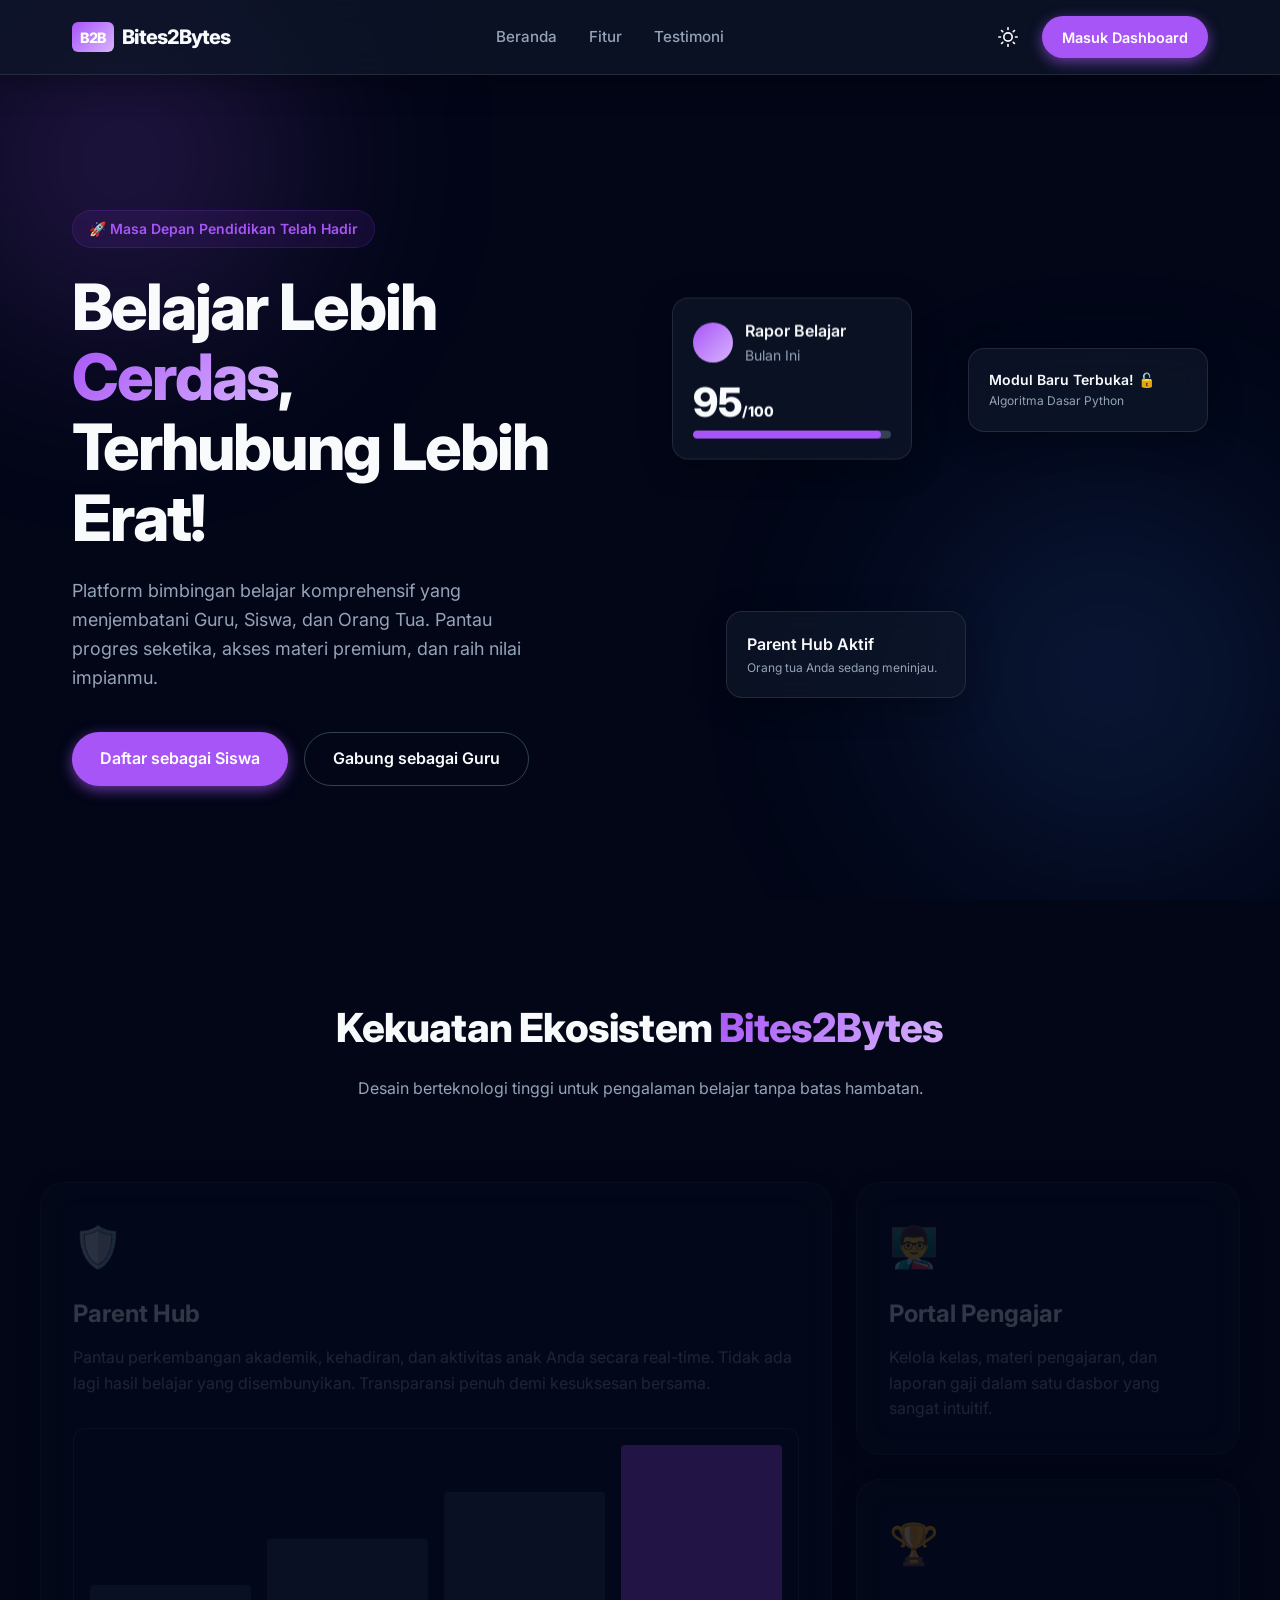
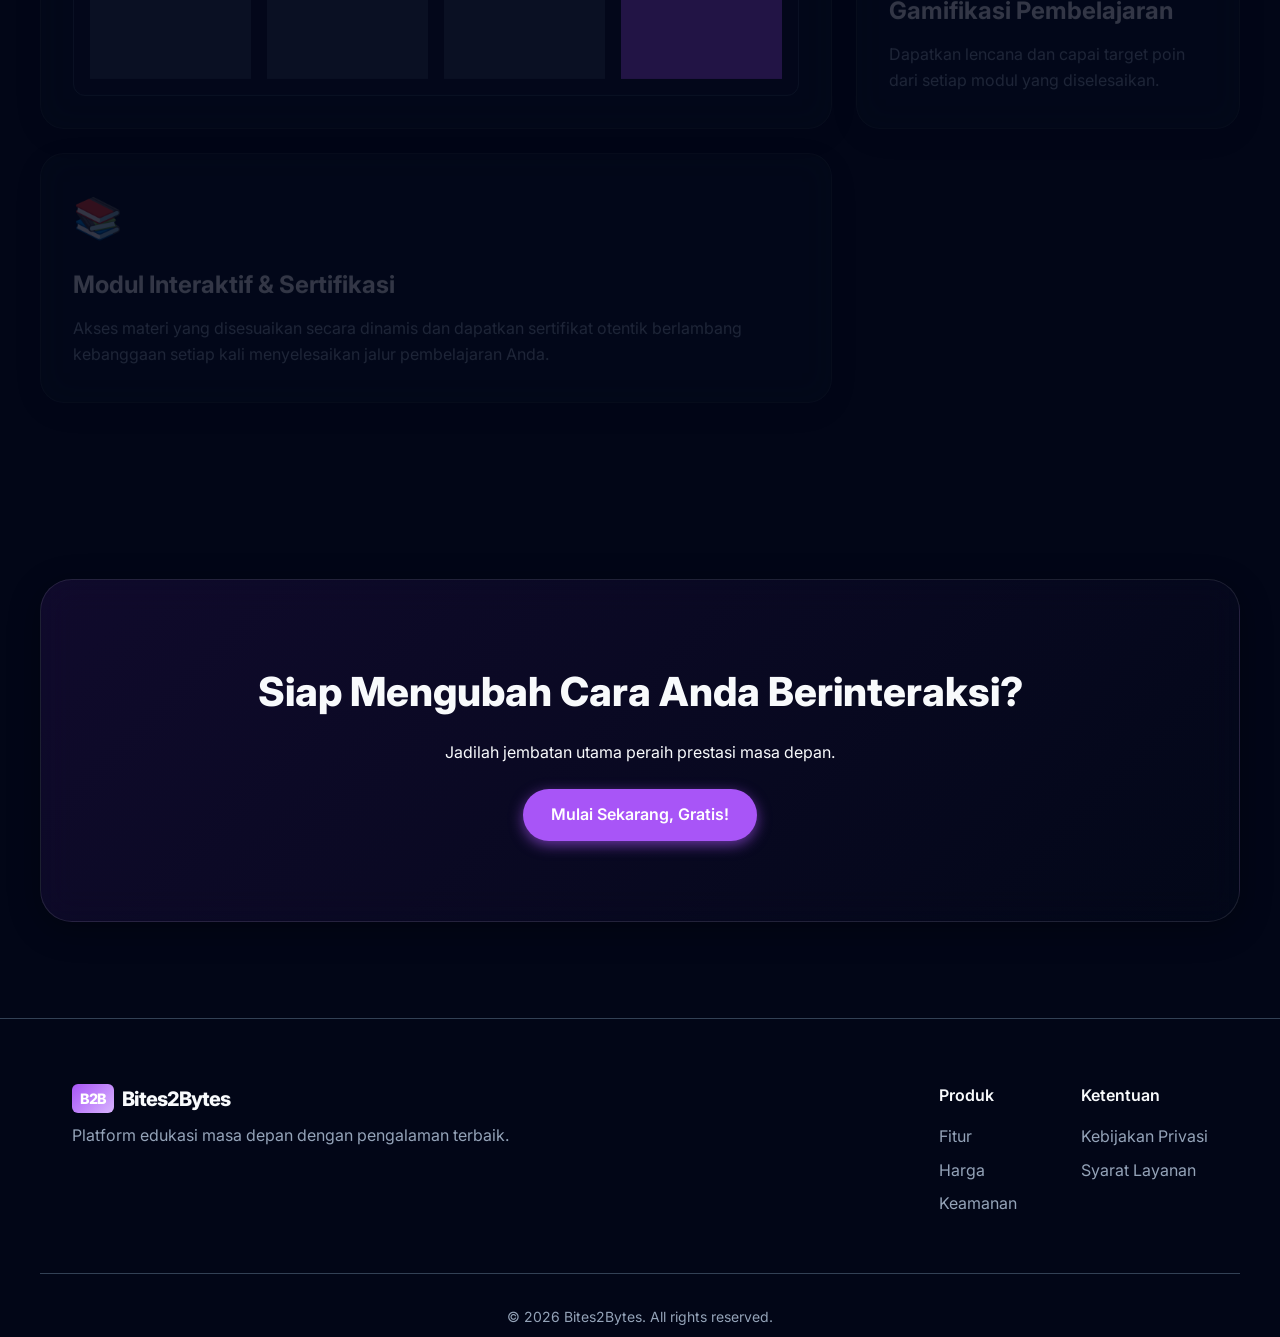
<file: index.html>
<!DOCTYPE html>
<html>
<head>
    <meta http-equiv="refresh" content="0; url=/landing-page/index.html">
    <title>Redirecting...</title>
</head>
<body>
    <p>Please wait, redirecting to <a href="/landing-page/index.html">Bites2Bytes</a>...</p>
</body>
</html>
</file>
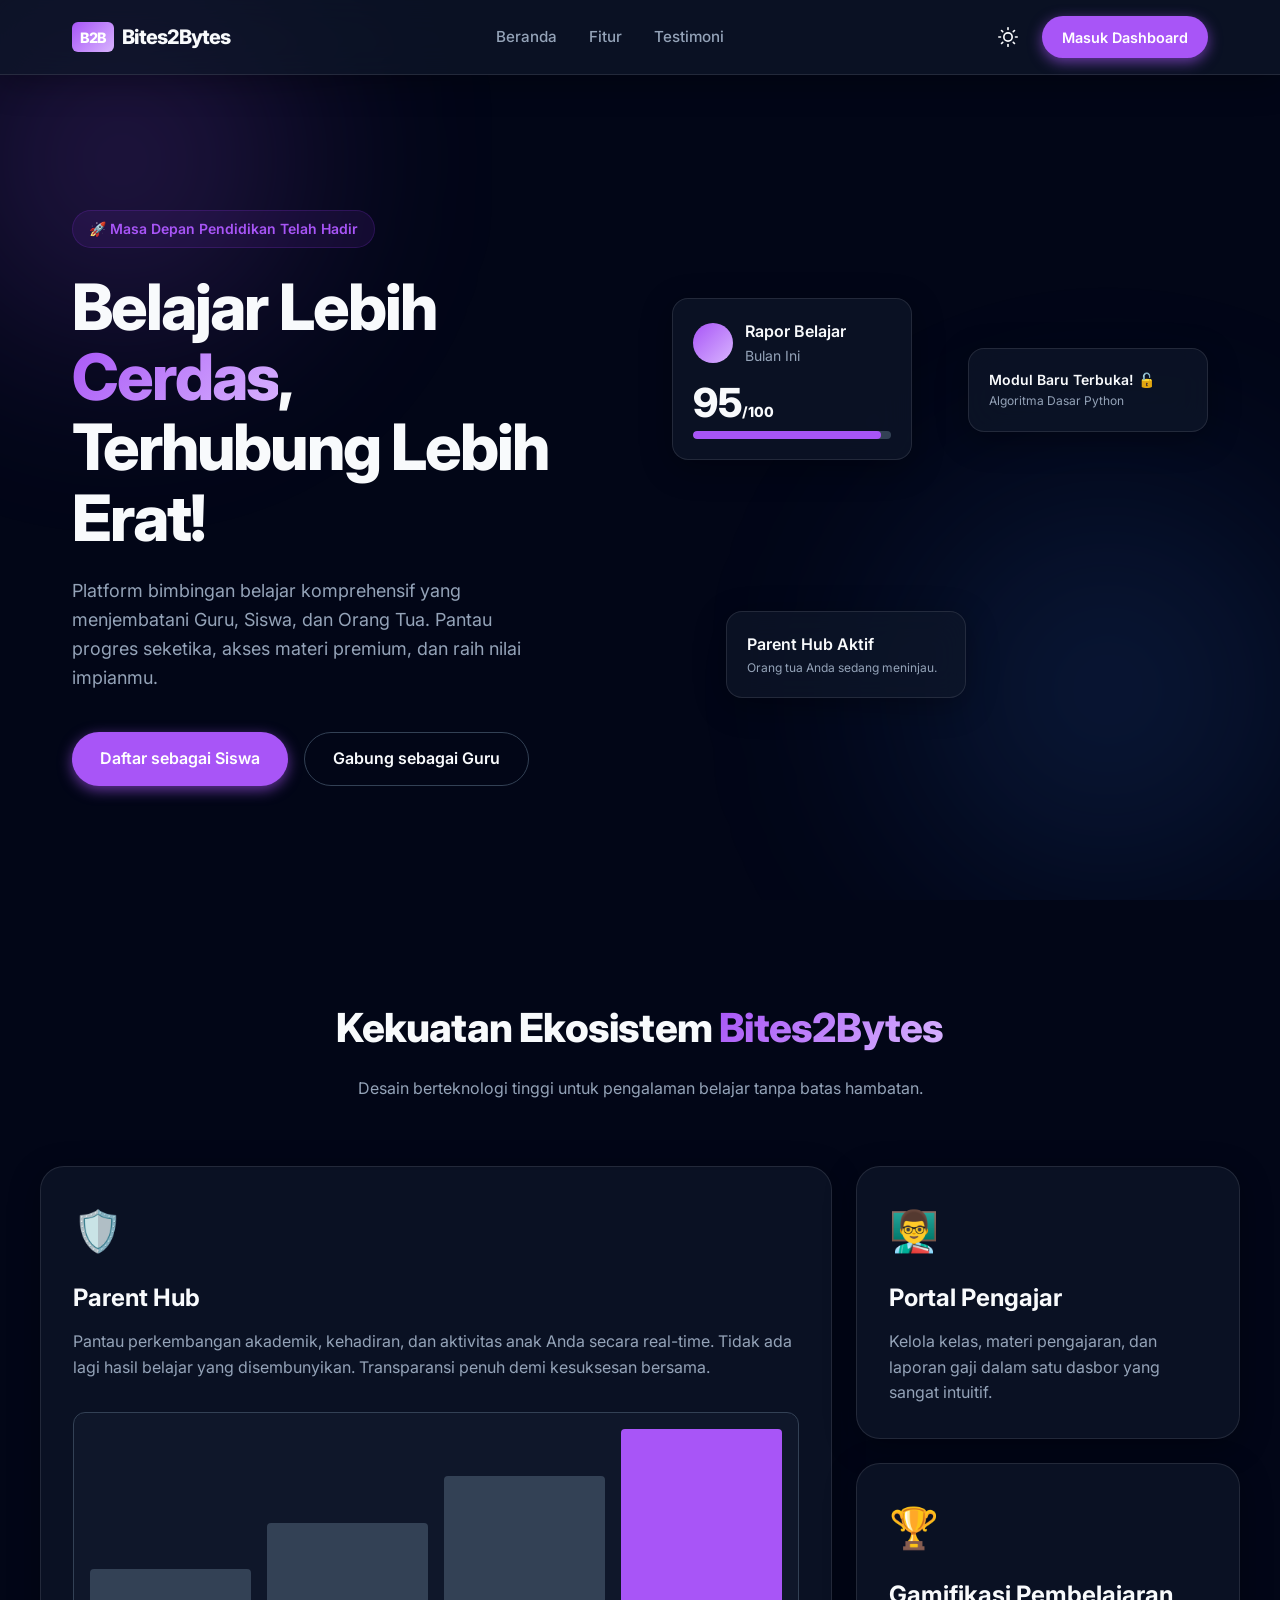
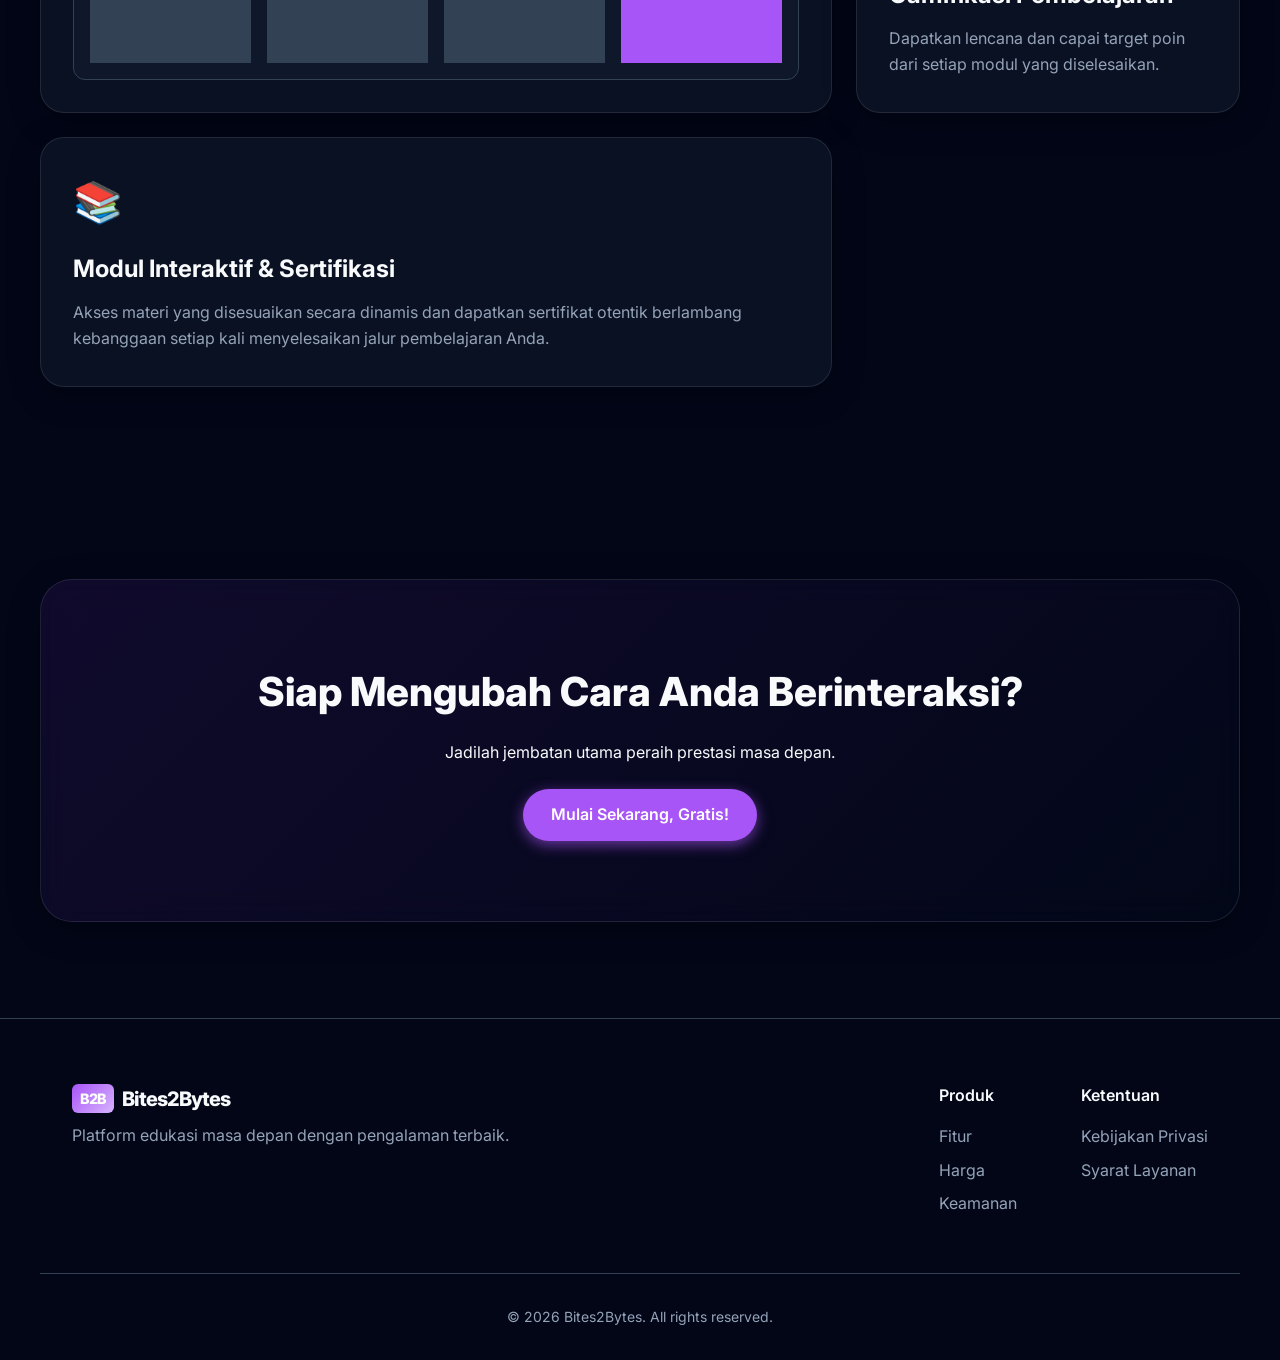
<file: landing-page/index.html>
<!DOCTYPE html>
<html lang="id" data-theme="dark">
<head>
    <meta charset="UTF-8">
    <meta name="viewport" content="width=device-width, initial-scale=1.0">
    <title>Bites2Bytes - Platform Edutech Modern</title>
    <!-- Google Fonts: Inter -->
    <link rel="preconnect" href="https://fonts.googleapis.com">
    <link rel="preconnect" href="https://fonts.gstatic.com" crossorigin>
    <link href="https://fonts.googleapis.com/css2?family=Inter:wght@300;400;500;600;700;800&display=swap" rel="stylesheet">
    <!-- Custom CSS -->
    <link rel="stylesheet" href="/landing-page/styles.css">
</head>
<body>
    <!-- Latar Belakang Gradien Ambien -->
    <div class="ambient-bg">
        <div class="blob blob-1"></div>
        <div class="blob blob-2"></div>
    </div>

    <!-- Navigasi -->
    <nav class="navbar glass">
        <div class="container nav-content">
            <a href="#" class="logo">
                <div class="logo-icon">B2B</div>
                <span>Bites2Bytes</span>
            </a>
            <ul class="nav-links">
                <li><a href="#beranda">Beranda</a></li>
                <li><a href="#fitur">Fitur</a></li>
                <li><a href="#testimoni">Testimoni</a></li>
            </ul>
            <div class="nav-actions">
                <button id="theme-toggle" class="icon-btn" aria-label="Toggle Theme">
                    <!-- SVG Bulan (Dark Mode Default) -->
                    <svg id="moon-icon" xmlns="http://www.w3.org/2000/svg" width="20" height="20" viewBox="0 0 24 24" fill="none" stroke="currentColor" stroke-width="2" stroke-linecap="round" stroke-linejoin="round" class="theme-icon"><path d="M21 12.79A9 9 0 1 1 11.21 3 7 7 0 0 0 21 12.79z"></path></svg>
                    <!-- SVG Matahari -->
                    <svg id="sun-icon" xmlns="http://www.w3.org/2000/svg" width="20" height="20" viewBox="0 0 24 24" fill="none" stroke="currentColor" stroke-width="2" stroke-linecap="round" stroke-linejoin="round" class="theme-icon hidden"><circle cx="12" cy="12" r="5"></circle><line x1="12" y1="1" x2="12" y2="3"></line><line x1="12" y1="21" x2="12" y2="23"></line><line x1="4.22" y1="4.22" x2="5.64" y2="5.64"></line><line x1="18.36" y1="18.36" x2="19.78" y2="19.78"></line><line x1="1" y1="12" x2="3" y2="12"></line><line x1="21" y1="12" x2="23" y2="12"></line><line x1="4.22" y1="19.78" x2="5.64" y2="18.36"></line><line x1="18.36" y1="5.64" x2="19.78" y2="4.22"></line></svg>
                </button>
                <a href="/login" class="btn btn-primary">Masuk Dashboard</a>
            </div>
        </div>
    </nav>

    <!-- Hero Section -->
    <header id="beranda" class="hero container">
        <div class="hero-content">
            <div class="badge">🚀 Masa Depan Pendidikan Telah Hadir</div>
            <h1 class="hero-title">Belajar Lebih <span class="text-gradient">Cerdas</span>, Terhubung Lebih Erat!</h1>
            <p class="hero-subtitle">Platform bimbingan belajar komprehensif yang menjembatani Guru, Siswa, dan Orang Tua. Pantau progres seketika, akses materi premium, dan raih nilai impianmu.</p>
            <div class="hero-buttons">
                <a href="#" class="btn btn-primary btn-lg">Daftar sebagai Siswa</a>
                <a href="#" class="btn btn-outline btn-lg">Gabung sebagai Guru</a>
            </div>
        </div>
        <div class="hero-visual">
            <div class="floating-card glass float-anim-1">
                <div class="card-header">
                    <div class="avatar"></div>
                    <div>
                        <div class="fw-bold">Rapor Belajar</div>
                        <div class="text-sm text-muted">Bulan Ini</div>
                    </div>
                </div>
                <div class="score">95<span class="text-sm">/100</span></div>
                <div class="progress-bar"><div class="progress-fill" style="width: 95%;"></div></div>
            </div>
            <div class="floating-card glass float-anim-2" style="top: 20%; right: 0;">
                <div class="text-sm fw-bold">Modul Baru Terbuka! 🔓</div>
                <div class="text-xs text-muted">Algoritma Dasar Python</div>
            </div>
            <div class="floating-card glass float-anim-3" style="bottom: 10%; left: 10%;">
                <div class="fw-bold">Parent Hub Aktif</div>
                <div class="text-xs text-muted">Orang tua Anda sedang meninjau.</div>
            </div>
        </div>
    </header>

    <!-- Fitur Bento Grid -->
    <section id="fitur" class="features section container">
        <div class="section-header">
            <h2>Kekuatan Ekosistem <span class="text-gradient">Bites2Bytes</span></h2>
            <p class="text-muted">Desain berteknologi tinggi untuk pengalaman belajar tanpa batas hambatan.</p>
        </div>

        <div class="bento-grid">
            <!-- Bento Box 1: Parent Hub (Large) -->
            <div class="bento-item glass bento-large">
                <div class="bento-content">
                    <div class="bento-icon">🛡️</div>
                    <h3>Parent Hub</h3>
                    <p>Pantau perkembangan akademik, kehadiran, dan aktivitas anak Anda secara real-time. Tidak ada lagi hasil belajar yang disembunyikan. Transparansi penuh demi kesuksesan bersama.</p>
                </div>
                <div class="bento-graphic parent-hub-graphic">
                    <div class="chart-bar" style="height: 40%"></div>
                    <div class="chart-bar" style="height: 60%"></div>
                    <div class="chart-bar" style="height: 80%"></div>
                    <div class="chart-bar" style="height: 100%; background: var(--primary-color)"></div>
                </div>
            </div>

            <!-- Bento Box 2: Teacher Portal -->
            <div class="bento-item glass">
                <div class="bento-content">
                    <div class="bento-icon">👨‍🏫</div>
                    <h3>Portal Pengajar</h3>
                    <p>Kelola kelas, materi pengajaran, dan laporan gaji dalam satu dasbor yang sangat intuitif.</p>
                </div>
            </div>

            <!-- Bento Box 3: Gamifikasi -->
            <div class="bento-item glass">
                <div class="bento-content">
                    <div class="bento-icon">🏆</div>
                    <h3>Gamifikasi Pembelajaran</h3>
                    <p>Dapatkan lencana dan capai target poin dari setiap modul yang diselesaikan.</p>
                </div>
            </div>

            <!-- Bento Box 4: Modul Interaktif (Wide) -->
            <div class="bento-item glass bento-wide">
                <div class="bento-content">
                    <div class="bento-icon">📚</div>
                    <h3>Modul Interaktif & Sertifikasi</h3>
                    <p>Akses materi yang disesuaikan secara dinamis dan dapatkan sertifikat otentik berlambang kebanggaan setiap kali menyelesaikan jalur pembelajaran Anda.</p>
                </div>
            </div>
        </div>
    </section>

    <!-- Call to Action -->
    <section class="cta section">
        <div class="container glass cta-card">
            <h2>Siap Mengubah Cara Anda Berinteraksi?</h2>
            <p>Jadilah jembatan utama peraih prestasi masa depan.</p>
            <a href="#" class="btn btn-primary btn-lg mt-4">Mulai Sekarang, Gratis!</a>
        </div>
    </section>

    <!-- Footer -->
    <footer class="footer">
        <div class="container footer-content">
            <div class="footer-brand">
                <div class="logo">
                    <div class="logo-icon">B2B</div>
                    <span>Bites2Bytes</span>
                </div>
                <p class="text-muted mt-2">Platform edukasi masa depan dengan pengalaman terbaik.</p>
            </div>
            <div class="footer-links">
                <div>
                    <h4 class="fw-bold">Produk</h4>
                    <ul class="text-muted">
                        <li><a href="#">Fitur</a></li>
                        <li><a href="#">Harga</a></li>
                        <li><a href="#">Keamanan</a></li>
                    </ul>
                </div>
                <div>
                    <h4 class="fw-bold">Ketentuan</h4>
                    <ul class="text-muted">
                        <li><a href="#">Kebijakan Privasi</a></li>
                        <li><a href="#">Syarat Layanan</a></li>
                    </ul>
                </div>
            </div>
        </div>
        <div class="container text-center text-muted footer-bottom">
            <p>&copy; 2026 Bites2Bytes. All rights reserved.</p>
        </div>
    </footer>
    <!-- Shared Scripts -->
    <script src="/shared/js/notifications.js"></script>
    <script src="/shared/js/theme-toggle.js"></script>
    <script src="/landing-page/script.js"></script>
</body>
</html>
</file>
<file: landing-page/styles.css>
:root {
    /* Mode Terang (Light Mode) */
    --bg-color: #F8FAFC;
    --surface-color: #FFFFFF;
    --text-color: #0F172A;
    --text-muted: #64748B;
    --border-color: #E2E8F0;
    
    /* Warna Aksen Ungu / Ungu Neon */
    --primary-color: #9333EA;
    --primary-hover: #7E22CE;
    --primary-glow: rgba(147, 51, 234, 0.5);
    --accent-color: #C084FC;

    /* Glassmorphism Variables */
    --glass-bg: rgba(255, 255, 255, 0.75);
    --glass-border: rgba(255, 255, 255, 0.3);
    --glass-shadow: 0 4px 30px rgba(0, 0, 0, 0.05);

    /* Efek & Transisi */
    --transition-fast: 0.2s ease-out;
    --transition-normal: 0.3s cubic-bezier(0.4, 0, 0.2, 1);
}

[data-theme="dark"] {
    /* Mode Gelap (Dark Mode) */
    --bg-color: #020617;
    --surface-color: #0F172A;
    --text-color: #F8FAFC;
    --text-muted: #94A3B8;
    --border-color: #334155;

    /* Warna Aksen Ungu Neon */
    --primary-color: #A855F7;
    --primary-hover: #9333EA;
    --primary-glow: rgba(168, 85, 247, 0.6);
    --accent-color: #D8B4FE;

    /* Glassmorphism Variables */
    --glass-bg: rgba(15, 23, 42, 0.7);
    --glass-border: rgba(255, 255, 255, 0.1);
    --glass-shadow: 0 8px 32px rgba(0, 0, 0, 0.3);
}

/* Base Styles */
* {
    margin: 0;
    padding: 0;
    box-sizing: border-box;
}

html {
    scroll-behavior: smooth;
    font-family: 'Inter', -apple-system, BlinkMacSystemFont, "Segoe UI", Roboto, sans-serif;
}

body {
    background-color: var(--bg-color);
    color: var(--text-color);
    line-height: 1.6;
    transition: background-color var(--transition-normal), color var(--transition-normal);
    overflow-x: hidden;
    position: relative;
}

a {
    color: inherit;
    text-decoration: none;
    transition: color var(--transition-fast);
}

ul {
    list-style: none;
}

/* Utilities */
.container {
    max-width: 1200px;
    margin: 0 auto;
    padding: 0 2rem;
}

.text-muted { color: var(--text-muted); }
.text-sm { font-size: 0.875rem; }
.text-xs { font-size: 0.75rem; }
.fw-bold { font-weight: 600; }
.mt-2 { margin-top: 0.5rem; }
.mt-4 { margin-top: 1.5rem; }
.text-center { text-align: center; }

.section {
    padding: 6rem 0;
}

.section-header {
    text-align: center;
    margin-bottom: 4rem;
}

.section-header h2 {
    font-size: 2.5rem;
    font-weight: 800;
    margin-bottom: 1rem;
    letter-spacing: -0.02em;
}

.text-gradient {
    background: linear-gradient(135deg, var(--primary-color), var(--accent-color));
    -webkit-background-clip: text;
    -webkit-text-fill-color: transparent;
    background-clip: text;
}

/* Background Animation Placeholder */
.ambient-bg {
    position: fixed;
    top: 0; left: 0; right: 0; bottom: 0;
    z-index: -1;
    overflow: hidden;
    pointer-events: none;
}

.blob {
    position: absolute;
    filter: blur(100px);
    opacity: 0.5;
    border-radius: 50%;
    animation: float 20s infinite alternate;
}

.blob-1 {
    top: -10%; left: -10%;
    width: 500px; height: 500px;
    background: radial-gradient(circle, var(--primary-glow) 0%, transparent 70%);
}

.blob-2 {
    bottom: -10%; right: -10%;
    width: 600px; height: 600px;
    background: radial-gradient(circle, rgba(59, 130, 246, 0.4) 0%, transparent 70%);
    animation-delay: -10s;
}

/* Glassmorphism Container */
.glass {
    background: var(--glass-bg);
    backdrop-filter: blur(16px);
    -webkit-backdrop-filter: blur(16px);
    border: 1px solid var(--glass-border);
    box-shadow: var(--glass-shadow);
}

/* Button Styles */
.btn {
    display: inline-flex;
    align-items: center;
    justify-content: center;
    padding: 0.6rem 1.25rem;
    border-radius: 9999px; /* Pill shape */
    font-weight: 600;
    font-size: 0.9rem;
    cursor: pointer;
    transition: all var(--transition-fast);
    border: none;
    text-decoration: none;
}

.btn-lg {
    padding: 0.8rem 1.75rem;
    font-size: 1rem;
}

.btn-primary {
    background-color: var(--primary-color);
    color: white;
    box-shadow: 0 4px 14px var(--primary-glow);
}

.btn-primary:hover {
    background-color: var(--primary-hover);
    transform: translateY(-2px);
    box-shadow: 0 6px 20px var(--primary-glow);
}

.btn-outline {
    background: transparent;
    color: var(--text-color);
    border: 1px solid var(--border-color);
}

.btn-outline:hover {
    border-color: var(--primary-color);
    color: var(--primary-color);
    transform: translateY(-2px);
}

.icon-btn {
    background: transparent;
    border: none;
    color: var(--text-color);
    cursor: pointer;
    padding: 0.5rem;
    display: inline-flex;
    align-items: center;
    justify-content: center;
    border-radius: 50%;
    transition: background var(--transition-fast);
}

.icon-btn:hover {
    background: var(--border-color);
}

.hidden { display: none !important; }

/* --- Toast Notification System (Agar konsisten dengan Dashboard) --- */
.toast-container {
    position: fixed;
    top: 20px;
    right: 20px;
    z-index: 10000;
    display: flex;
    flex-direction: column;
    gap: 10px;
    pointer-events: none;
}

.toast {
    min-width: 200px;
    max-width: 320px;
    padding: 0.75rem 1rem;
    border-radius: 50px;
    background: var(--glass-bg);
    color: var(--text-color);
    box-shadow: var(--glass-shadow);
    border: 1px solid var(--glass-border);
    backdrop-filter: blur(15px);
    display: flex;
    align-items: center;
    gap: 10px;
    pointer-events: auto;
    animation: toastIn 0.4s cubic-bezier(0.175, 0.885, 0.32, 1.275);
    transition: all 0.3s ease;
}

.toast-success { border-bottom: 2px solid #10B981; }
.toast-error { border-bottom: 2px solid #EF4444; }
.toast-info { border-bottom: 2px solid #3B82F6; }

.toast-message {
    font-size: 0.85rem;
    font-weight: 500;
    white-space: nowrap;
}

.toast-icon { font-size: 1rem; }

@keyframes toastIn {
    from { opacity: 0; transform: translateY(-20px) scale(0.9); }
    to { opacity: 1; transform: translateY(0) scale(1); }
}

.toast.fade-out {
    opacity: 0;
    transform: scale(0.8);
}

/* Navbar */
.navbar {
    position: fixed;
    top: 0; left: 0; right: 0;
    z-index: 100;
    padding: 1rem 0;
    border-left: none; border-right: none; border-top: none;
}

.nav-content {
    display: flex;
    justify-content: space-between;
    align-items: center;
}

.logo {
    display: flex;
    align-items: center;
    gap: 0.5rem;
    font-weight: 800;
    font-size: 1.25rem;
    letter-spacing: -0.05em;
}

.logo-icon {
    background: linear-gradient(135deg, var(--primary-color), var(--accent-color));
    color: white;
    padding: 0.2rem 0.5rem;
    border-radius: 6px;
    font-size: 0.9rem;
}

.nav-links {
    display: flex;
    gap: 2rem;
}

.nav-links a {
    font-weight: 500;
    font-size: 0.95rem;
    color: var(--text-muted);
}

.nav-links a:hover {
    color: var(--primary-color);
}

.nav-actions {
    display: flex;
    align-items: center;
    gap: 1rem;
}

/* Hero Section */
.hero {
    min-height: 100vh;
    display: flex;
    align-items: center;
    gap: 4rem;
    padding-top: 6rem;
}

.hero-content {
    flex: 1;
}

.badge {
    display: inline-block;
    padding: 0.4rem 1rem;
    border-radius: 9999px;
    background: rgba(147, 51, 234, 0.1);
    color: var(--primary-color);
    border: 1px solid rgba(147, 51, 234, 0.2);
    font-size: 0.875rem;
    font-weight: 600;
    margin-bottom: 1.5rem;
}

.hero-title {
    font-size: 4rem;
    font-weight: 800;
    line-height: 1.1;
    letter-spacing: -0.03em;
    margin-bottom: 1.5rem;
}

.hero-subtitle {
    font-size: 1.125rem;
    color: var(--text-muted);
    margin-bottom: 2.5rem;
    max-width: 90%;
}

.hero-buttons {
    display: flex;
    gap: 1rem;
}

.hero-visual {
    flex: 1;
    position: relative;
    height: 500px;
}

/* Animasi Floating Card dari Hero Visual */
.floating-card {
    position: absolute;
    padding: 1.25rem;
    border-radius: 16px;
    width: 240px;
    animation: float 6s ease-in-out infinite;
}

.card-header {
    display: flex;
    align-items: center;
    gap: 0.75rem;
    margin-bottom: 1rem;
}

.avatar {
    width: 40px; height: 40px;
    border-radius: 50%;
    background: linear-gradient(135deg, var(--primary-color), var(--accent-color));
}

.score {
    font-size: 2.5rem;
    font-weight: 800;
    line-height: 1;
    margin-bottom: 0.5rem;
}

.progress-bar {
    height: 8px;
    background: var(--border-color);
    border-radius: 4px;
    overflow: hidden;
}

.progress-fill {
    height: 100%;
    background: var(--primary-color);
    border-radius: 4px;
}

.float-anim-1 { animation-delay: 0s; top: 10%; left: 0; }
.float-anim-2 { animation-delay: 2s; }
.float-anim-3 { animation-delay: 4s; }

@keyframes float {
    0% { transform: translateY(0); }
    50% { transform: translateY(-15px); }
    100% { transform: translateY(0); }
}

/* Bento Grid */
.bento-grid {
    display: grid;
    grid-template-columns: repeat(3, 1fr);
    grid-auto-rows: minmax(250px, auto);
    gap: 1.5rem;
}

.bento-item {
    border-radius: 24px;
    padding: 2rem;
    display: flex;
    flex-direction: column;
    justify-content: space-between;
    transition: transform var(--transition-normal), box-shadow var(--transition-normal);
    position: relative;
    overflow: hidden;
}

.bento-item:hover {
    transform: translateY(-5px);
    box-shadow: 0 20px 40px rgba(0, 0, 0, 0.1);
}

.bento-icon {
    font-size: 2.5rem;
    margin-bottom: 1rem;
}

.bento-item h3 {
    font-size: 1.5rem;
    margin-bottom: 0.75rem;
    font-weight: 700;
}

.bento-item p {
    color: var(--text-muted);
}

.bento-large {
    grid-column: span 2;
    grid-row: span 2;
}

.bento-wide {
    grid-column: span 2;
}

.bento-graphic {
    margin-top: 2rem;
    flex: 1;
    display: flex;
    align-items: flex-end;
    gap: 1rem;
    border-radius: 12px;
    background: var(--surface-color);
    padding: 1rem;
    border: 1px solid var(--border-color);
}

.chart-bar {
    flex: 1;
    background: var(--border-color);
    border-radius: 4px 4px 0 0;
    transition: height 1s ease-out;
}

/* CTA Section */
.cta-card {
    border-radius: 32px;
    padding: 5rem 3rem;
    text-align: center;
    background: linear-gradient(135deg, rgba(147, 51, 234, 0.1), rgba(15, 23, 42, 0.1));
}

.cta-card h2 {
    font-size: 2.5rem;
    font-weight: 800;
    margin-bottom: 1rem;
}

/* FooterStyles */
.footer {
    border-top: 1px solid var(--border-color);
    padding: 4rem 0 2rem;
}

.footer-content {
    display: flex;
    justify-content: space-between;
    margin-bottom: 3rem;
}

.footer-links {
    display: flex;
    gap: 4rem;
}

.footer-links ul {
    margin-top: 1rem;
}

.footer-links li {
    margin-bottom: 0.5rem;
}

.footer-links a:hover {
    color: var(--primary-color);
}

.footer-bottom {
    padding-top: 2rem;
    border-top: 1px solid var(--border-color);
    font-size: 0.875rem;
}

/* Responsive */
@media (max-width: 968px) {
    .hero {
        flex-direction: column;
        text-align: center;
        padding-top: 8rem;
    }
    
    .hero-subtitle {
        margin: 0 auto 2rem;
    }

    .hero-buttons {
        justify-content: center;
    }

    .hero-visual {
        width: 100%;
        margin-top: 2rem;
    }

    .bento-grid {
        grid-template-columns: repeat(2, 1fr);
    }
    
    .nav-links {
        display: none; /* simple hidden for mobile for now */
    }
}

@media (max-width: 768px) {
    .bento-grid {
        grid-template-columns: 1fr;
    }
    .bento-large, .bento-wide {
        grid-column: span 1;
        grid-row: span 1;
    }
    .hero-title {
        font-size: 3rem;
    }
    .footer-content {
        flex-direction: column;
        gap: 2rem;
    }
}
</file>
